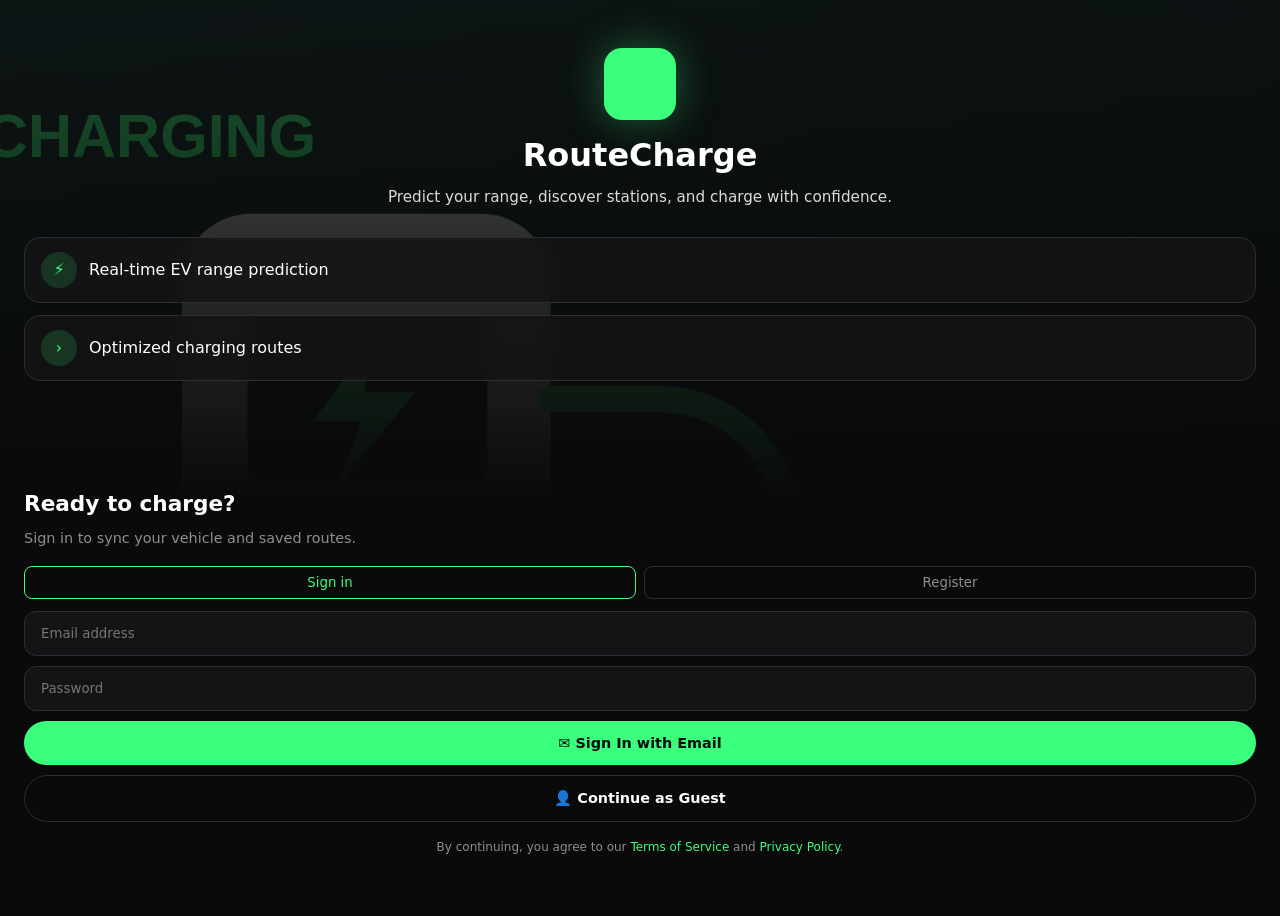
<file: index.html>
<!DOCTYPE html>
<html lang="en">
<head>
  <meta charset="UTF-8" />
  <meta http-equiv="refresh" content="0; url=login.html" />
  <title>EV Range AI</title>
</head>
<body>
  <p><a href="login.html">Go to EV Range AI</a></p>
</body>
</html>
</file>
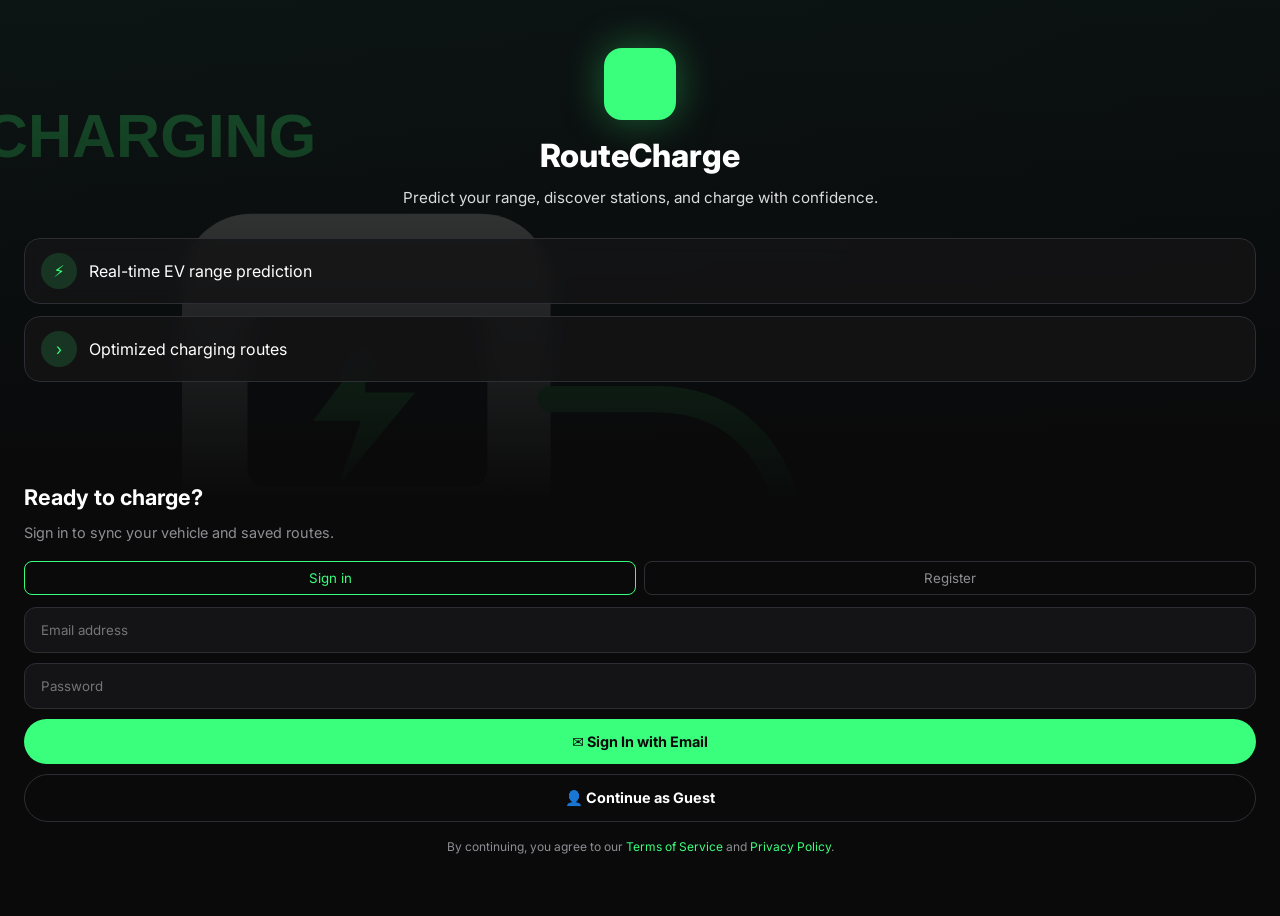
<file: details.html>
<!DOCTYPE html>
<html lang="en">
<head>
  <meta charset="UTF-8" />
  <meta name="viewport" content="width=device-width, initial-scale=1.0" />
  <title>RouteCharge — Driving Conditions</title>
  <link href="https://fonts.googleapis.com/css2?family=Inter:wght@400;500;600;700;800&display=swap" rel="stylesheet" />
  <link rel="stylesheet" href="style.css" />
</head>
<body>
  <div class="app-shell">
    <div class="conditions-hero"></div>

    <div class="dest-bar">
      <span style="color:var(--accent)">📍</span>
      <div>
        <div class="label" style="font-size:0.65rem;color:var(--muted)">CURRENT DESTINATION</div>
        <div id="dest-display" style="font-weight:600">—</div>
      </div>
      <a href="route.html" class="icon-btn" aria-label="Edit route">⚙</a>
    </div>

    <form id="trip-form" class="conditions-sheet">
      <h2>Driving Conditions <button type="button" class="live-sync">Live Sync</button></h2>

      <input type="hidden" id="start-place" name="start_place" />
      <input type="hidden" id="dest-place" name="dest_place" />
      <input type="hidden" id="weather" name="weather" value="mild" />
      <input type="hidden" id="road-type" name="road_type" value="non_traffic" />

      <div class="slider-row">
        <div class="slider-head"><span>🌬 AVG. CRUISING SPEED</span><span class="val" id="speed-val">65 km/h</span></div>
        <input type="range" id="cruise-speed" min="20" max="200" value="65" data-slider-display="speed-val" data-format="{v} km/h" />
      </div>
      <div class="slider-row">
        <div class="slider-head"><span>🌡 AMBIENT TEMPERATURE</span><span class="val" id="temp-val">22 °C</span></div>
        <input type="range" id="ambient-temp" min="-5" max="45" value="22" data-slider-display="temp-val" data-format="{v} °C" />
      </div>
      <div class="slider-row">
        <div class="slider-head"><span>🔋 CURRENT BATTERY CHARGE</span><span class="val" id="charge-val">85 %</span></div>
        <input type="range" id="charge-pct" name="charge_pct" min="5" max="100" value="85" data-slider-display="charge-val" data-format="{v} %" />
      </div>

      <div class="topo-label">ROUTE TOPOGRAPHY / ROAD TYPE</div>
      <div class="topo-row">
        <button type="button" class="topo-btn active" data-road="non_traffic">Flat</button>
        <button type="button" class="topo-btn" data-road="mixed_traffic">Hilly</button>
        <button type="button" class="topo-btn" data-road="off_road">Mountainous</button>
        <button type="button" class="topo-btn" data-road="traffic_road">Urban</button>
        <button type="button" class="topo-btn" data-road="highway_no_traffic">Highway</button>
      </div>

      <p class="muted" style="font-size:0.85rem">Vehicle: <strong id="vehicle-label">—</strong></p>

      <div id="fields-2wheeler" class="vehicle-extra vehicle-fields hidden">
        <label class="check-row"><input type="checkbox" id="ac-2w" /> AC / heater on</label>
        <label for="riders-2w">Riders</label><input id="riders-2w" type="number" min="1" max="2" value="1" />
        <label for="battery-kwh-2w">Battery (kWh)</label><input id="battery-kwh-2w" type="number" value="3.5" step="0.1" />
        <label for="rated-range-2w">Rated range (km)</label><input id="rated-range-2w" type="number" value="120" />
      </div>
      <div id="fields-3wheeler" class="vehicle-extra vehicle-fields hidden">
        <label class="check-row"><input type="checkbox" id="ac-3w" /> AC on</label>
        <label for="riders-3w">Passengers</label><input id="riders-3w" type="number" min="1" max="5" value="2" />
        <label for="cargo-3w">Cargo (kg)</label><input id="cargo-3w" type="number" value="0" />
        <label for="battery-kwh-3w">Battery (kWh)</label><input id="battery-kwh-3w" type="number" value="10" />
        <label for="rated-range-3w">Rated range (km)</label><input id="rated-range-3w" type="number" value="100" />
      </div>
      <div id="fields-4wheeler" class="vehicle-extra vehicle-fields hidden">
        <label class="check-row"><input type="checkbox" id="ac-4w" checked /> AC on</label>
        <label for="riders-4w">Occupants</label><input id="riders-4w" type="number" min="1" max="7" value="2" />
        <label for="battery-kwh-4w">Battery (kWh)</label><input id="battery-kwh-4w" type="number" value="50" />
        <label for="rated-range-4w">Rated range (km)</label><input id="rated-range-4w" type="number" value="400" />
      </div>
      <div id="fields-lorry" class="vehicle-extra vehicle-fields hidden">
        <label class="check-row"><input type="checkbox" id="ac-lorry" /> AC on</label>
        <label for="load-pct">Load (%)</label><input id="load-pct" type="number" min="0" max="100" value="70" />
        <label for="cargo-kg">Cargo (kg)</label><input id="cargo-kg" type="number" value="5000" />
        <label for="battery-kwh-lorry">Battery (kWh)</label><input id="battery-kwh-lorry" type="number" value="300" />
        <label for="rated-range-lorry">Rated range empty (km)</label><input id="rated-range-lorry" type="number" value="250" />
      </div>

      <p id="form-error" class="form-message error" hidden></p>
      <button type="submit" class="btn btn-primary btn-block">Predict my range</button>
    </form>
  </div>
  <script src="script.js"></script>
  <script src="ui.js"></script>
  <script src="mileage.js"></script>
</body>
</html>
</file>
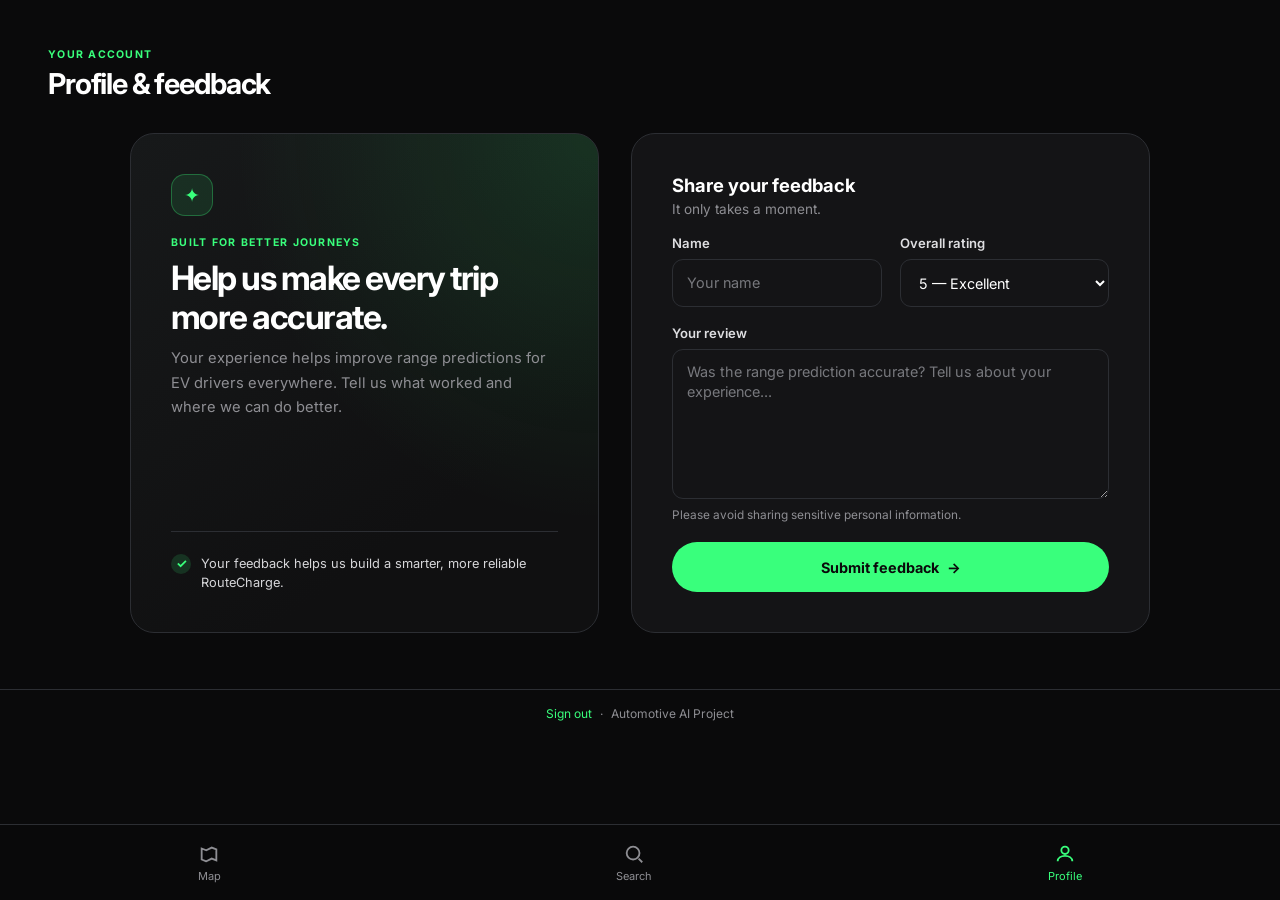
<file: feedback.html>
<!DOCTYPE html>
<html lang="en">
<head>
  <meta charset="UTF-8" />
  <meta name="viewport" content="width=device-width, initial-scale=1.0" />
  <title>RouteCharge — Profile &amp; Feedback</title>
  <link href="https://fonts.googleapis.com/css2?family=Inter:wght@400;500;600;700;800&display=swap" rel="stylesheet" />
  <link rel="stylesheet" href="style.css" />
</head>
<body>
  <div class="app-shell">
    <div class="page-header">
      <div>
        <span class="page-kicker">YOUR ACCOUNT</span>
        <h1>Profile &amp; feedback</h1>
      </div>
      <span id="user-greeting" class="header-greeting"></span>
    </div>

    <main class="feedback-layout">
      <section class="feedback-intro" aria-labelledby="feedback-title">
        <div class="feedback-icon" aria-hidden="true">✦</div>
        <span class="page-kicker">BUILT FOR BETTER JOURNEYS</span>
        <h2 id="feedback-title">Help us make every trip more accurate.</h2>
        <p>Your experience helps improve range predictions for EV drivers everywhere. Tell us what worked and where we can do better.</p>
        <div class="feedback-promise">
          <span aria-hidden="true">✓</span>
          <span>Your feedback helps us build a smarter, more reliable RouteCharge.</span>
        </div>
      </section>

      <form id="feedback-form" class="profile-form">
        <div class="form-heading">
          <h2>Share your feedback</h2>
          <p>It only takes a moment.</p>
        </div>

        <div class="feedback-fields">
          <div class="feedback-field">
            <label for="fb-name">Name</label>
            <input id="fb-name" name="name" type="text" autocomplete="name" placeholder="Your name" required />
          </div>
          <div class="feedback-field">
            <label for="fb-rating">Overall rating</label>
            <select id="fb-rating" name="rating" required>
              <option value="5">5 — Excellent</option>
              <option value="4">4 — Good</option>
              <option value="3">3 — Average</option>
              <option value="2">2 — Poor</option>
              <option value="1">1 — Very poor</option>
            </select>
          </div>
        </div>

        <div class="feedback-field">
          <label for="fb-message">Your review</label>
          <textarea id="fb-message" name="message" rows="6" required placeholder="Was the range prediction accurate? Tell us about your experience..."></textarea>
          <span class="field-hint">Please avoid sharing sensitive personal information.</span>
        </div>

        <p id="fb-message-box" class="form-message" hidden></p>
        <button type="submit" class="btn btn-primary btn-block">Submit feedback <span aria-hidden="true">→</span></button>
      </form>
    </main>

    <footer class="site-footer-mini">
      <a href="login.html">Sign out</a>
      <span aria-hidden="true">·</span>
      <span>Automotive AI Project</span>
    </footer>
  </div>
  <script src="script.js"></script>
  <script src="ui.js"></script>
  <script src="feedback.js"></script>
  <script>
    RouteChargeUI.mountBottomNav('profile');
    const u = JSON.parse(localStorage.getItem('ev_user') || '{}');
    if (u.name) document.getElementById('user-greeting').textContent = u.name;
  </script>
</body>
</html>
</file>
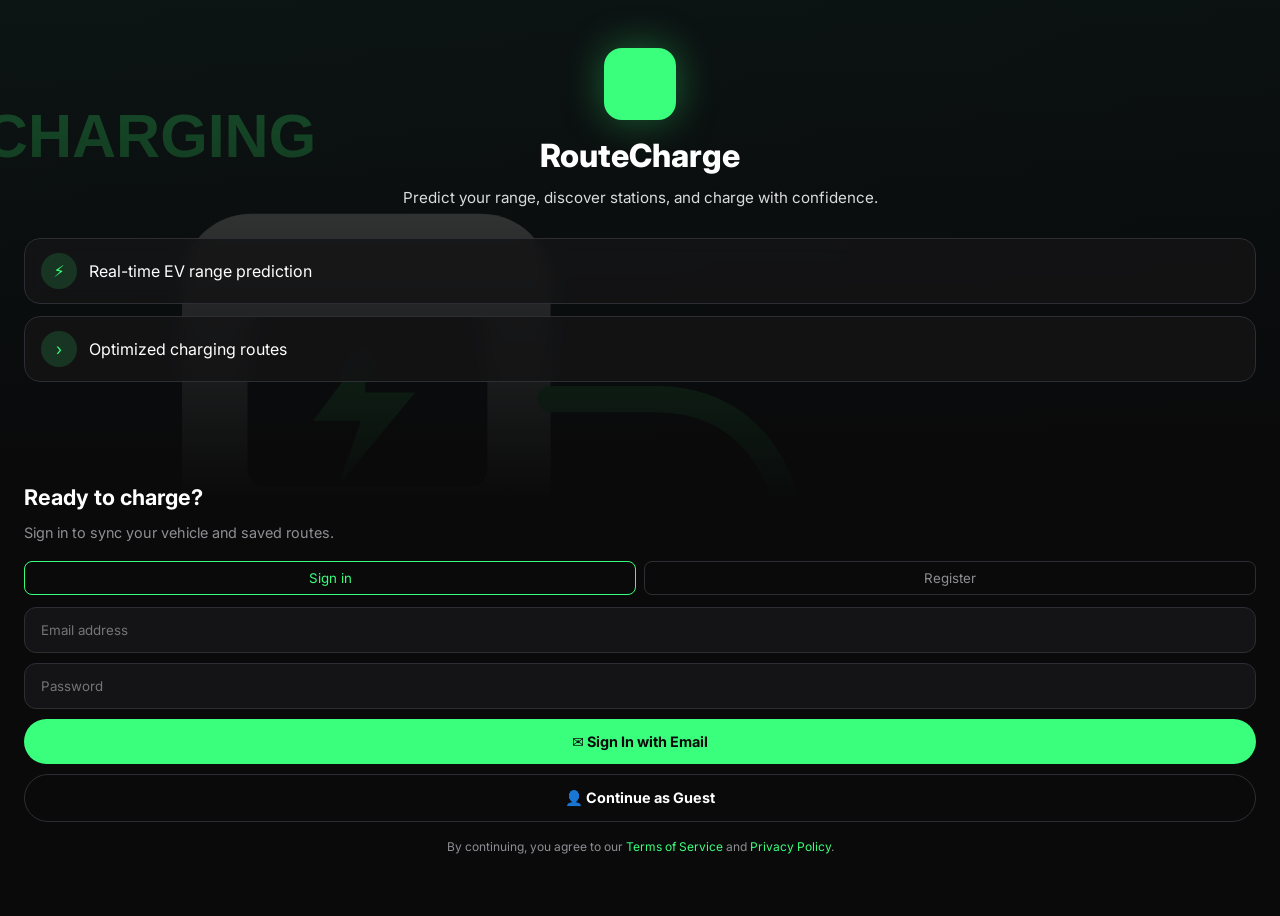
<file: home.html>
<!DOCTYPE html>
<html lang="en">
<head>
  <meta charset="UTF-8" />
  <meta name="viewport" content="width=device-width, initial-scale=1.0" />
  <title>RouteCharge — Map</title>
  <link href="https://fonts.googleapis.com/css2?family=Inter:wght@400;500;600;700;800&display=swap" rel="stylesheet" />
  <link rel="stylesheet" href="style.css" />
</head>
<body>
  <div class="app-shell">

    <div class="map-hub">
      <div class="location-pill">
        <div>
          <div class="label">CURRENT LOCATION</div>
          <div class="value" id="current-location-label">Detecting…</div>
        </div>
        <button type="button" class="icon-btn accent" aria-label="Navigation">▲</button>
      </div>

      <div class="hero-card">
        <div class="hero-content">
          <span class="hero-eyebrow">PLAN A SMARTER DRIVE</span>
          <h2>No Active Route</h2>
          <p>Plan your journey with precision. Get real-time range predictions and find optimized charging stops along your path.</p>
          <a href="route.html" class="btn btn-primary btn-block">+ CREATE NEW ROUTE</a>
          <p class="status-dot" style="margin-top:16px">ready for range prediction</p>
        </div>
      </div>

      <div class="quick-chips">
        <button type="button" class="quick-chip" onclick="location.href='result.html'">⚡ Nearby Chargers</button>
        <button type="button" class="quick-chip" onclick="location.href='route.html'">📍 Saved Home</button>
        <button type="button" class="quick-chip" onclick="location.href='route.html'">↻ Recent</button>
      </div>
    </div>

    <footer class="site-footer-mini">Automotive AI — EV Range &amp; Charging Planner</footer>
  </div>

  <div id="location-modal" class="modal-backdrop hidden" role="dialog" aria-labelledby="loc-title">
    <div class="modal-sheet" style="position:relative">
      <button type="button" class="icon-btn modal-close" data-loc-deny aria-label="Close">✕</button>
      <div class="modal-hero-img" aria-hidden="true"></div>
      <h2 id="loc-title">Enable Precise Location</h2>
      <p class="muted">RouteCharge uses your location to calculate accurate EV range based on terrain, traffic, and nearest charging stations.</p>
      <div class="modal-feature">
        <span class="chip-icon">🧭</span>
        <div><strong>Accurate range prediction</strong><p class="muted" style="margin:4px 0 0;font-size:0.85rem">GPS data helps account for elevation on your route.</p></div>
      </div>
      <div class="modal-feature">
        <span class="chip-icon">⚡</span>
        <div><strong>Nearby charging discovery</strong><p class="muted" style="margin:4px 0 0;font-size:0.85rem">Find chargers within your vehicle's reach.</p></div>
      </div>
      <div class="toggle-row">
        <div><strong>Precise Location</strong><div class="muted" style="font-size:0.8rem">High accuracy GPS tracking</div></div>
        <div class="toggle" aria-hidden="true"></div>
      </div>
      <button type="button" class="btn btn-primary btn-block" data-loc-allow>Allow While Using App</button>
      <button type="button" class="btn btn-ghost btn-block" style="margin-top:10px" data-loc-allow>Allow Once</button>
      <button type="button" class="text-link" data-loc-deny>Don't Allow</button>
      <p class="muted" style="text-align:center;font-size:0.75rem;margin-top:16px">🛡 Your location data is encrypted and never shared.</p>
    </div>
  </div>

  <script src="script.js"></script>
  <script src="ui.js"></script>
  <script>
    if (!localStorage.getItem('ev_user')) location.href = 'login.html';
    RouteChargeUI.mountBottomNav('map');
    const label = document.getElementById('current-location-label');
    if (navigator.geolocation) {
      navigator.geolocation.getCurrentPosition(
        () => { label.textContent = 'Silicon Valley, CA'; },
        () => { label.textContent = 'Silicon Valley, CA'; }
      );
    } else label.textContent = 'Silicon Valley, CA';
  </script>
</body>
</html>
</file>
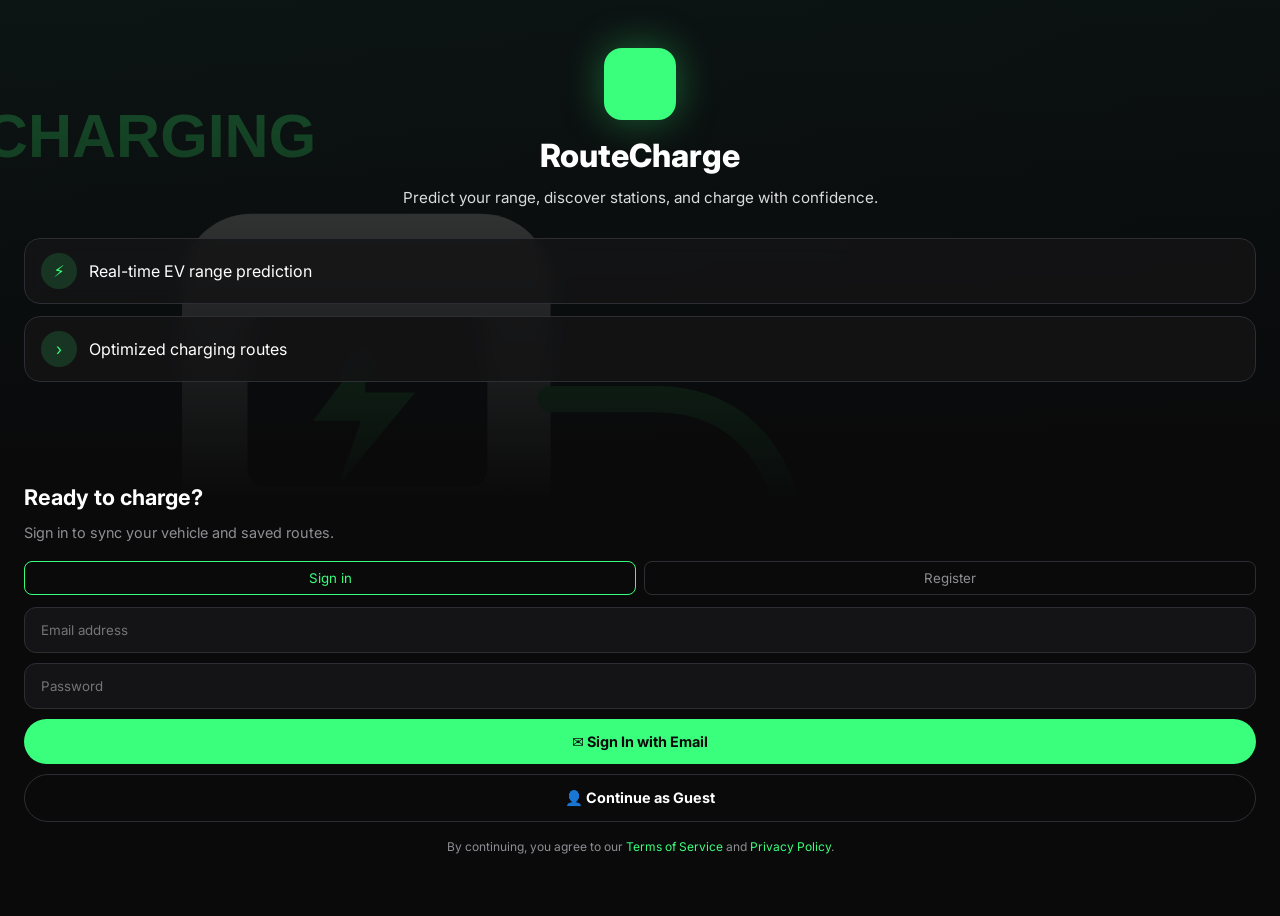
<file: login.html>
<!DOCTYPE html>
<html lang="en">
<head>
  <meta charset="UTF-8" />
  <meta name="viewport" content="width=device-width, initial-scale=1.0" />
  <title>RouteCharge — Sign In</title>
  <link href="https://fonts.googleapis.com/css2?family=Inter:wght@400;500;600;700;800&display=swap" rel="stylesheet" />
  <link rel="stylesheet" href="style.css" />
</head>
<body class="page-splash">
  <div class="app-shell no-nav">
    <div class="splash-bg" aria-hidden="true"></div>
    <div class="splash-content">
      <div class="logo-mark" aria-hidden="true"></div>
      <h1 class="splash-title">RouteCharge</h1>
      <p class="splash-tagline">Predict your range, discover stations, and charge with confidence.</p>

      <div class="feature-row">
        <div class="feature-chip">
          <span class="chip-icon">⚡</span>
          <span>Real-time EV range prediction</span>
        </div>
        <div class="feature-chip">
          <span class="chip-icon">›</span>
          <span>Optimized charging routes</span>
        </div>
      </div>

      <div class="auth-panel">
        <h2>Ready to charge?</h2>
        <p class="muted">Sign in to sync your vehicle and saved routes.</p>

        <div class="tabs-inline" role="tablist">
          <button type="button" class="tab active" data-tab="login">Sign in</button>
          <button type="button" class="tab" data-tab="signup">Register</button>
        </div>

        <form id="form-login" class="auth-form">
          <input id="login-email" type="email" required placeholder="Email address" autocomplete="email" />
          <input id="login-password" type="password" required placeholder="Password" minlength="6" autocomplete="current-password" />
          <p id="auth-message" class="form-message" hidden></p>
          <button type="submit" class="btn btn-primary btn-block">✉ Sign In with Email</button>
        </form>

        <form id="form-signup" class="auth-form hidden">
          <input id="signup-name" type="text" required placeholder="Full name" autocomplete="name" />
          <input id="signup-email" type="email" required placeholder="Email" autocomplete="email" />
          <input id="signup-password" type="password" required placeholder="Password (min 6)" minlength="6" autocomplete="new-password" />
          <button type="submit" class="btn btn-primary btn-block">Create account</button>
        </form>

        <button type="button" id="btn-guest" class="btn btn-ghost btn-block" style="margin-top:10px">👤 Continue as Guest</button>

        <p class="legal">By continuing, you agree to our <a href="#">Terms of Service</a> and <a href="#">Privacy Policy</a>.</p>
      </div>
    </div>
  </div>
  <script src="script.js"></script>
  <script src="auth.js"></script>
</body>
</html>
</file>
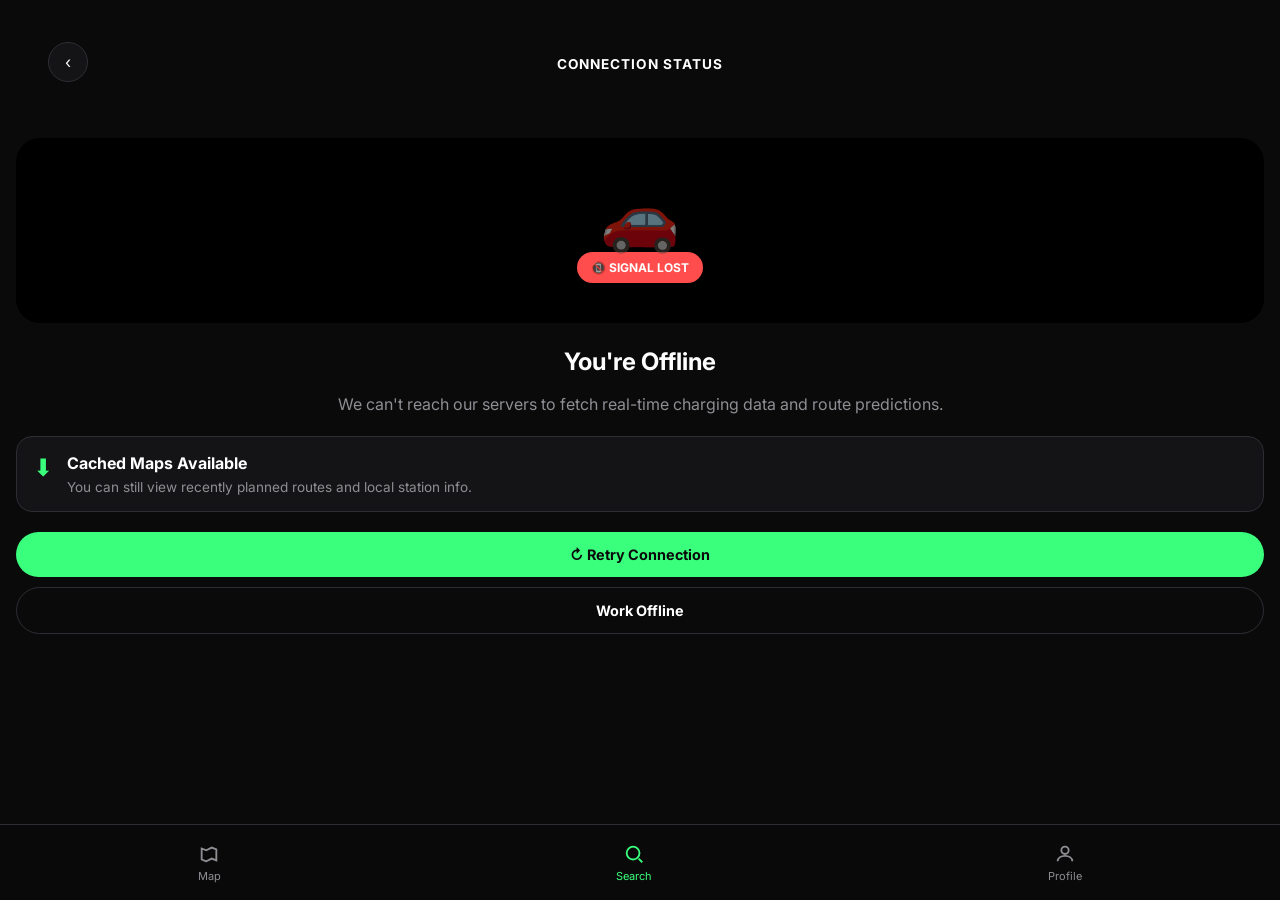
<file: offline.html>
<!DOCTYPE html>
<html lang="en">
<head>
  <meta charset="UTF-8" />
  <meta name="viewport" content="width=device-width, initial-scale=1.0" />
  <title>RouteCharge — Offline</title>
  <link href="https://fonts.googleapis.com/css2?family=Inter:wght@400;500;600;700;800&display=swap" rel="stylesheet" />
  <link rel="stylesheet" href="style.css" />
</head>
<body>
  <div class="app-shell">
    <div class="page-header">
      <a href="result.html" class="icon-btn">‹</a>
      <h1 style="text-align:center;font-size:0.85rem;letter-spacing:0.08em">CONNECTION STATUS</h1>
      <span style="width:40px"></span>
    </div>

    <div class="offline-graphic">
      <div style="font-size:4rem;opacity:0.5">🚗</div>
      <div class="offline-badge">📵 SIGNAL LOST</div>
    </div>

    <h2 style="text-align:center;margin:16px 0 8px">You're Offline</h2>
    <p class="muted" style="text-align:center;padding:0 24px;line-height:1.5">We can't reach our servers to fetch real-time charging data and route predictions.</p>

    <div class="cache-card">
      <span style="color:var(--accent);font-size:1.5rem">⬇</span>
      <div>
        <strong>Cached Maps Available</strong>
        <p class="muted" style="margin:6px 0 0;font-size:0.85rem">You can still view recently planned routes and local station info.</p>
      </div>
    </div>

    <div style="padding:0 16px">
      <button type="button" class="btn btn-primary btn-block" onclick="location.reload()">↻ Retry Connection</button>
      <a href="home.html" class="btn btn-ghost btn-block" style="margin-top:10px">Work Offline</a>
    </div>
  </div>
  <script src="ui.js"></script>
  <script>RouteChargeUI.mountBottomNav('search');</script>
</body>
</html>
</file>
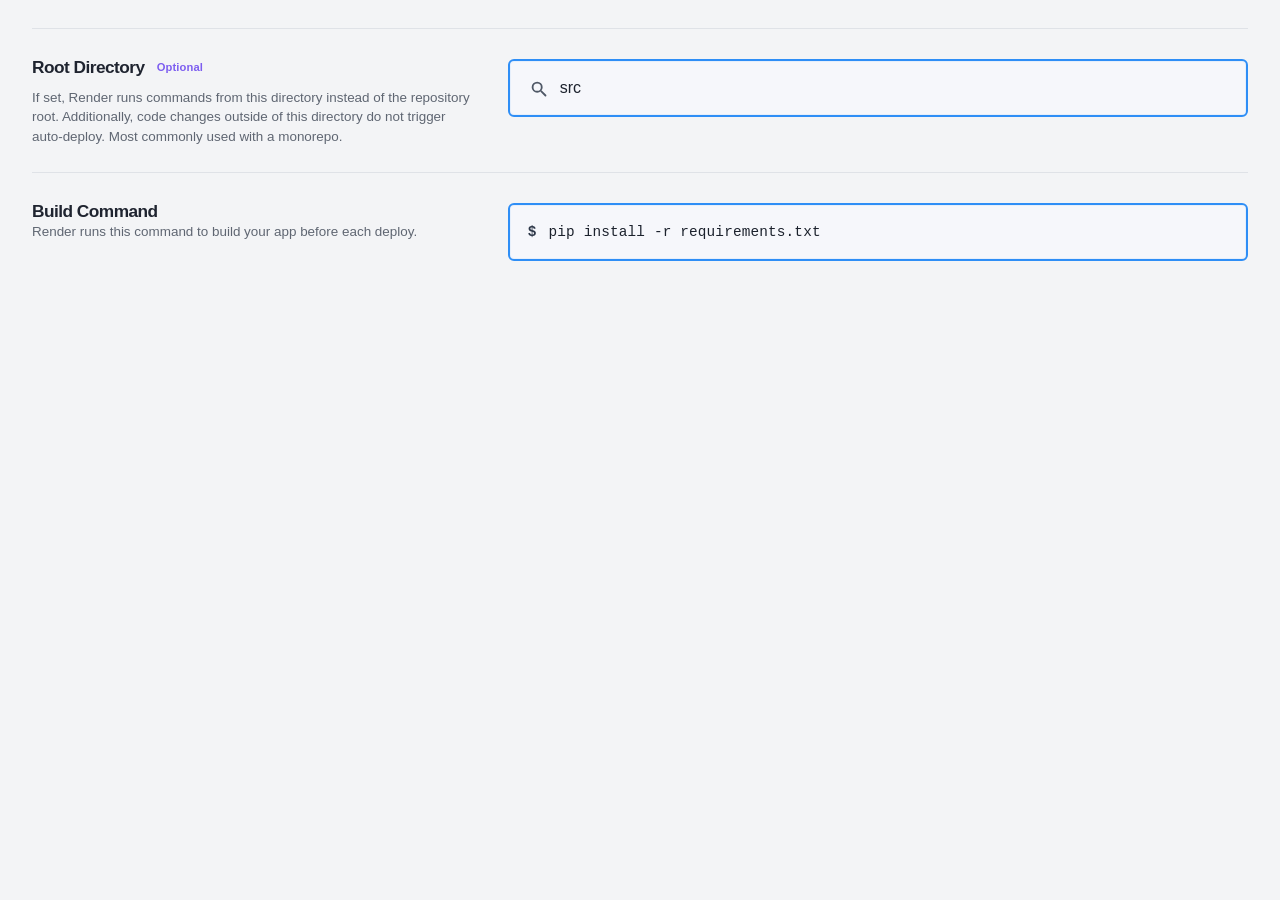
<file: render-config.html>
<!DOCTYPE html>
<html lang="en">
  <head>
    <meta charset="UTF-8" />
    <meta name="viewport" content="width=device-width, initial-scale=1.0" />
    <title>Render Config</title>
    <link rel="stylesheet" href="render-config.css" />
  </head>
  <body>
    <main class="page-shell">
      <section class="config-panel" aria-label="Render configuration settings">
        <div class="setting-row">
          <div class="setting-copy">
            <div class="setting-label-row">
              <h2>Root Directory</h2>
              <span class="optional-tag">Optional</span>
            </div>
            <p>
              If set, Render runs commands from this directory instead of the
              repository root. Additionally, code changes outside of this
              directory do not trigger auto-deploy. Most commonly used with a
              monorepo.
            </p>
          </div>

          <div class="setting-field">
            <div class="input-shell search-shell" aria-label="Root directory input">
              <svg viewBox="0 0 24 24" aria-hidden="true" focusable="false">
                <circle cx="11" cy="11" r="5.5"></circle>
                <path d="M16 16L21 21"></path>
              </svg>
              <span>src</span>
            </div>
          </div>
        </div>

        <div class="setting-row">
          <div class="setting-copy">
            <h2>Build Command</h2>
            <p>
              Render runs this command to build your app before each deploy.
            </p>
          </div>

          <div class="setting-field">
            <div class="input-shell command-shell" aria-label="Build command input">
              <span class="prompt">$</span>
              <span>pip install -r requirements.txt</span>
            </div>
          </div>
        </div>
      </section>
    </main>
  </body>
</html>
</file>
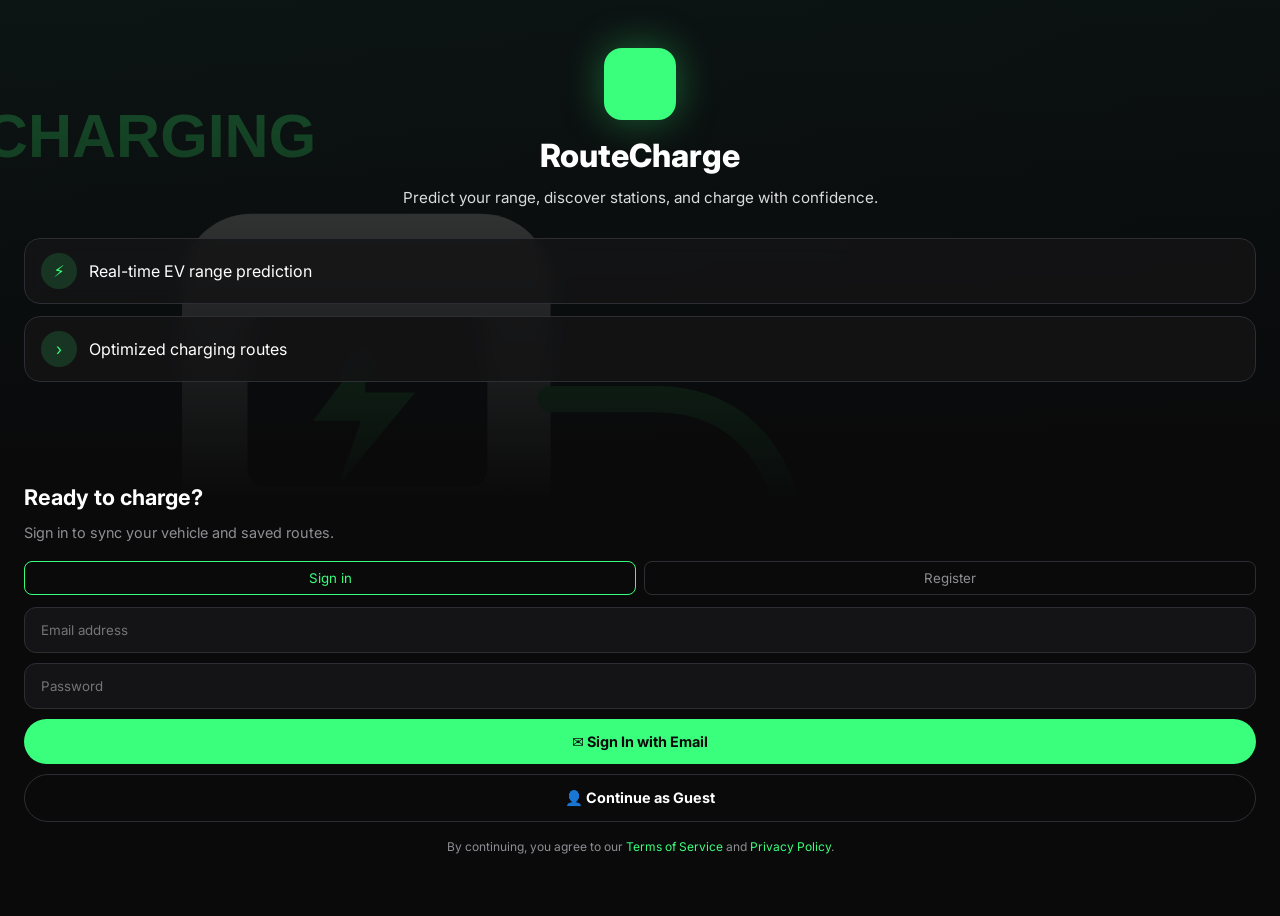
<file: result.html>
<!DOCTYPE html>
<html lang="en">
<head>
  <meta charset="UTF-8" />
  <meta name="viewport" content="width=device-width, initial-scale=1.0" />
  <title>RouteCharge — Range estimate</title>
  <link href="https://fonts.googleapis.com/css2?family=Inter:wght@400;500;600;700;800&display=swap" rel="stylesheet" />
  <link rel="stylesheet" href="style.css" />
</head>
<body class="page-result">
  <div class="app-shell no-nav">
    <div class="page-header">
      <a href="details.html" class="icon-btn" id="back-details" aria-label="Back to driving conditions">‹</a>
      <h1>Range estimate</h1>
    </div>

    <main class="range-result">
      <div class="range-result-card">
        <span class="range-result-icon" aria-hidden="true">⚡</span>
        <p class="range-result-label">PREDICTED DRIVING RANGE</p>
        <div class="range-result-value"><span id="predicted-km">—</span><span>km</span></div>
        <p class="range-result-note">Estimated from your vehicle, battery charge, and driving conditions.</p>
      </div>
      <p id="res-warning" class="warning-text hidden"></p>
      <button type="button" id="show-stations" class="btn btn-primary btn-block">View route &amp; charging stations</button>
      <a href="feedback.html" class="btn btn-ghost btn-block" style="margin-top:10px">Leave feedback</a>
    </main>

    <footer class="site-footer-mini">Automotive AI — EV Range &amp; Charging Planner</footer>
  </div>
  <script src="script.js"></script>
  <script src="ui.js"></script>
  <script src="range.js"></script>
</body>
</html>
</file>
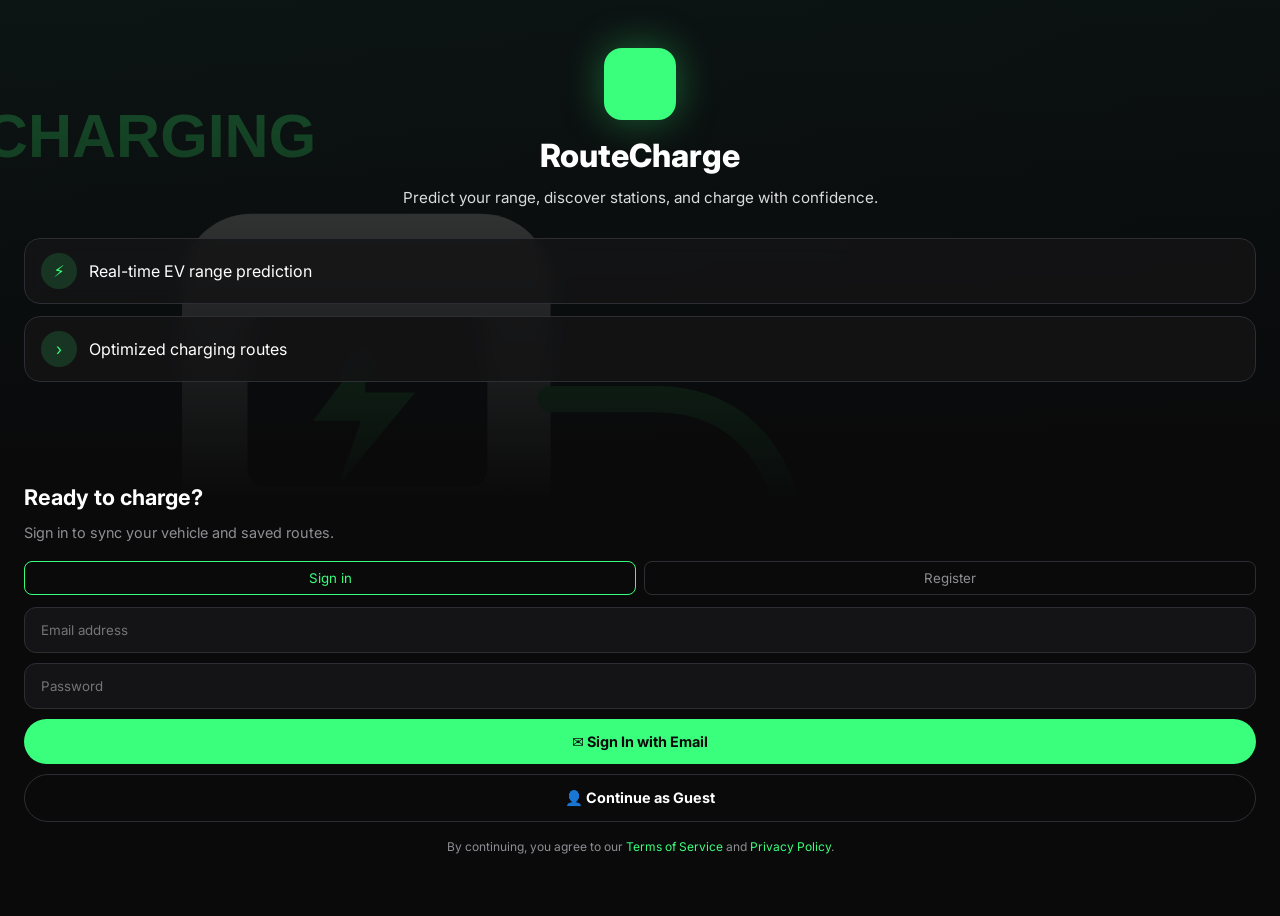
<file: route.html>
<!DOCTYPE html>
<html lang="en">
<head>
  <meta charset="UTF-8" />
  <meta name="viewport" content="width=device-width, initial-scale=1.0" />
  <title>RouteCharge — Plan Route</title>
  <link href="https://fonts.googleapis.com/css2?family=Inter:wght@400;500;600;700;800&display=swap" rel="stylesheet" />
  <link rel="stylesheet" href="style.css" />
</head>
<body>
  <div class="app-shell">
    <div class="page-header">
      <a href="home.html" class="icon-btn" aria-label="Back">‹</a>
      <h1>Plan route</h1>
    </div>

    <div class="map-area" style="height:140px"></div>

    <div class="route-panel" style="margin-top:-24px;position:relative;z-index:2">
      <div class="route-fields">
        <span class="route-line" aria-hidden="true"></span>
        <span class="route-dot" style="top:22px" aria-hidden="true"></span>
        <span class="route-dot end" style="bottom:22px" aria-hidden="true"></span>
        <input id="start-place" class="route-input" placeholder="Current Location" value="" />
        <button type="button" id="use-gps" class="icon-btn accent" aria-label="Use my current location" title="Use my current location">⌖</button>
        <input id="dest-place" class="route-input active" placeholder="Where to?" />
      </div>
      <button type="button" id="continue-route" class="btn btn-primary btn-block" style="margin-top:12px">Continue</button>
    </div>

    <div class="sheet">
      <div class="sheet-header">
        <h2>Suggested Destinations</h2>
        <a href="#" class="muted" style="font-size:0.8rem;color:var(--accent)">SEE ALL</a>
      </div>
      <div class="chip-row">
        <button type="button" class="filter-chip active">🕐 Recent</button>
        <button type="button" class="filter-chip">★ Favorites</button>
        <button type="button" class="filter-chip">⚡ Charging</button>
      </div>
      <div class="suggest-item" data-start="Downtown San Jose, CA" data-dest="Santa Clara, CA">
        <span>🕐</span>
        <div class="meta"><strong>Downtown San Jose → Santa Clara</strong><span>Bay Area, CA</span></div>
        <span class="time">SHORT TRIP</span>
      </div>
      <div class="suggest-item" data-start="San Jose, CA" data-dest="Gilroy, CA">
        <span>🕐</span>
        <div class="meta"><strong>San Jose → Gilroy</strong><span>South Bay, CA</span></div>
        <span class="time">HIGHWAY</span>
      </div>
      <div class="suggest-item" data-start="San Francisco, CA" data-dest="Oakland, CA">
        <span>🕐</span>
        <div class="meta"><strong>San Francisco → Oakland</strong><span>Bay Area, CA</span></div>
        <span class="time">HIGHWAY</span>
      </div>
    </div>

    <div class="fab-row">
      <button type="button" class="fab secondary" aria-label="Filters">☰</button>
      <button type="button" class="fab primary" id="fab-go" aria-label="Go">➤</button>
    </div>
  </div>
  <script src="script.js"></script>
  <script src="ui.js"></script>
  <script>
    if (!localStorage.getItem('ev_user')) location.href = 'login.html';
    RouteChargeUI.mountBottomNav('search');
    const start = document.getElementById('start-place');
    const dest = document.getElementById('dest-place');
    const useGps = document.getElementById('use-gps');
    const saved = JSON.parse(sessionStorage.getItem('ev_route') || '{}');
    if (saved.start) start.value = saved.start;
    if (saved.dest) dest.value = saved.dest;
    if (!start.value) start.placeholder = 'Current Location';

    useGps.addEventListener('click', async () => {
      useGps.disabled = true;
      useGps.textContent = '…';
      try {
        await window.EVApp.requestLocation();
        start.value = 'Current Location';
        start.placeholder = 'GPS location enabled';
      } catch {
        start.placeholder = 'Allow location access and try again';
      } finally {
        useGps.disabled = false;
        useGps.textContent = '⌖';
      }
    });

    function saveAndGo() {
      const s = start.value.trim() || 'Current Location';
      const d = dest.value.trim();
      if (!d) { dest.focus(); return; }
      sessionStorage.setItem('ev_route', JSON.stringify({ start: s, dest: d }));
      location.href = 'select-vehicle.html';
    }
    document.getElementById('continue-route').addEventListener('click', saveAndGo);
    document.getElementById('fab-go').addEventListener('click', saveAndGo);
    document.querySelectorAll('.suggest-item').forEach((el) => {
      el.addEventListener('click', () => {
        start.value = el.dataset.start;
        dest.value = el.dataset.dest;
        saveAndGo();
      });
    });
  </script>
</body>
</html>
</file>
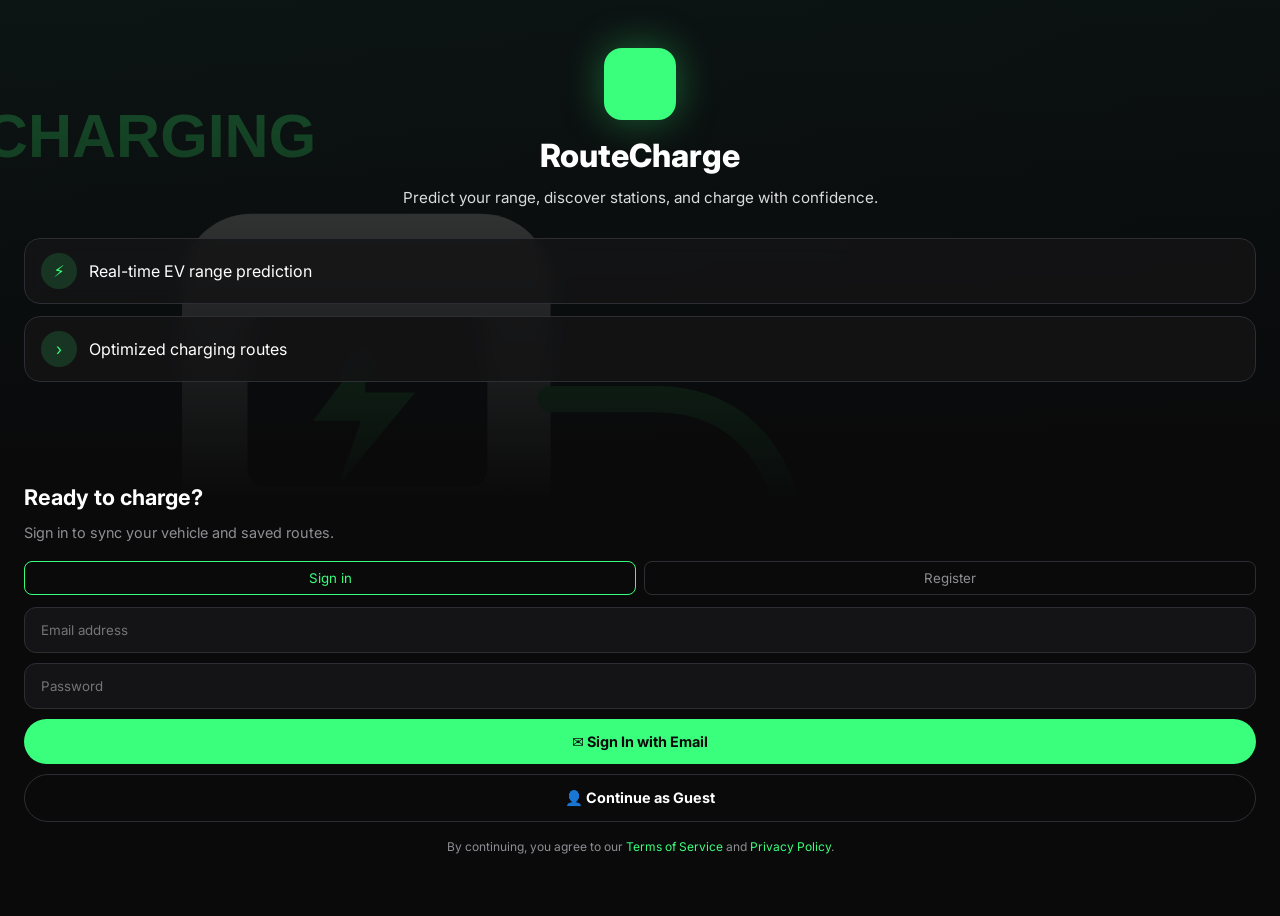
<file: select-vehicle.html>
<!DOCTYPE html>
<html lang="en">
<head>
  <meta charset="UTF-8" />
  <meta name="viewport" content="width=device-width, initial-scale=1.0" />
  <title>RouteCharge — Select Vehicle</title>
  <link href="https://fonts.googleapis.com/css2?family=Inter:wght@400;500;600;700;800&display=swap" rel="stylesheet" />
  <link rel="stylesheet" href="style.css" />
</head>
<body>
  <div class="app-shell">
    <div class="page-header">
      <a href="route.html" class="icon-btn" aria-label="Back">‹</a>
      <div>
        <h1>Select Vehicle</h1>
        <span class="subtitle">EFFICIENCY MODE</span>
      </div>
      <span class="icon-btn accent">⚡</span>
    </div>

    <div class="vehicle-list">
      <p>Choose your vehicle type to optimize range predictions and station recommendations for your journey.</p>

      <div class="vehicle-option" data-type="2wheeler">
        <img src="vehicle-2wheeler.jpg" alt="Electric two-wheeler" class="vehicle-thumb" />
        <div>
          <span class="vehicle-badge">🏍 E-SCOOTER</span>
          <h3>2-Wheeler</h3>
          <p>Perfect for quick city hops and short commutes.</p>
        </div>
      </div>
      <div class="vehicle-option" data-type="3wheeler">
        <img src="vehicle-3wheeler.jpg" alt="Electric three-wheeler" class="vehicle-thumb" />
        <div>
          <span class="vehicle-badge">🛺 E-RICKSHAW</span>
          <h3>3-Wheeler</h3>
          <p>Optimized for local delivery and passenger transport.</p>
        </div>
      </div>
      <div class="vehicle-option selected" data-type="4wheeler">
        <img src="vehicle-4wheeler.jpg" alt="Electric four-wheeler" class="vehicle-thumb" />
        <div>
          <span class="vehicle-badge">🚗 EV SEDAN</span>
          <h3>4-Wheeler</h3>
          <p>Versatile electric sedans for family or professional use.</p>
        </div>
      </div>
      <div class="vehicle-option" data-type="lorry">
        <img src="vehicle-heavy.jpg" alt="Electric heavy vehicle" class="vehicle-thumb" />
        <div>
          <span class="vehicle-badge">🚛 E-TRUCK</span>
          <h3>Heavy Vehicle</h3>
          <p>Built for high-load logistics and long-range transport.</p>
        </div>
      </div>
    </div>

    <div class="info-box">
      <span style="font-size:1.2rem">ℹ</span>
      <div>
        <h4>WHY THIS MATTERS?</h4>
        <p>Vehicle weight and motor efficiency significantly impact energy consumption during climbs and high-speed driving.</p>
      </div>
    </div>

    <div class="sticky-footer">
      <button type="button" id="confirm-vehicle" class="btn btn-primary btn-block">Confirm Selection</button>
    </div>
  </div>
  <script src="script.js"></script>
  <script src="ui.js"></script>
  <script>
    if (!localStorage.getItem('ev_user')) location.href = 'login.html';
    RouteChargeUI.mountBottomNav('search');
  </script>
</body>
</html>
</file>
<file: style.css>
:root {
  --bg: #0a0a0b;
  --bg-card: #141416;
  --bg-elevated: #1c1c1f;
  --border: #2c2e33;
  --text: #ffffff;
  --muted: #8e8e93;
  --accent: #39ff7c;
  --accent-dim: #2dd66a;
  --accent-text: #0a0a0b;
  --warn: #f4c542;
  --danger: #ff4d4d;
  --radius: 16px;
  --radius-lg: 24px;
  --font: "Inter", system-ui, sans-serif;
  --shell-max: 430px;
  --nav-h: 72px;
}

*,
*::before,
*::after {
  box-sizing: border-box;
}

html {
  -webkit-tap-highlight-color: transparent;
}

body {
  margin: 0;
  min-height: 100vh;
  font-family: var(--font);
  background: #050506;
  color: var(--text);
}

a {
  color: var(--accent);
  text-decoration: none;
}

/* Phone shell (mockups centered on desktop) */
.app-shell {
  max-width: var(--shell-max);
  min-height: 100vh;
  margin: 0 auto;
  background: var(--bg);
  position: relative;
  padding-bottom: calc(var(--nav-h) + 12px);
  box-shadow: 0 0 80px rgba(0, 0, 0, 0.6);
}

.app-shell.no-nav {
  padding-bottom: 1rem;
}

.page-header .subtitle {
  display: block;
  font-size: 0.65rem;
  letter-spacing: 0.12em;
  color: var(--muted);
  font-weight: 600;
  margin-top: 2px;
}

.icon-btn {
  width: 40px;
  height: 40px;
  border-radius: 50%;
  border: 1px solid var(--border);
  background: var(--bg-card);
  color: var(--text);
  display: inline-flex;
  align-items: center;
  justify-content: center;
  cursor: pointer;
  padding: 0;
}

.icon-btn svg {
  width: 20px;
  height: 20px;
}

.icon-btn.accent {
  border-color: var(--accent);
  color: var(--accent);
}

/* Bottom navigation */
.bottom-nav {
  position: fixed;
  bottom: 0;
  left: 50%;
  transform: translateX(-50%);
  width: 100%;
  max-width: var(--shell-max);
  height: var(--nav-h);
  background: rgba(10, 10, 11, 0.95);
  border-top: 1px solid var(--border);
  display: flex;
  justify-content: space-around;
  align-items: center;
  z-index: 100;
  backdrop-filter: blur(12px);
}

.bottom-nav a {
  display: flex;
  flex-direction: column;
  align-items: center;
  gap: 4px;
  font-size: 11px;
  color: var(--muted);
  text-decoration: none;
  padding: 8px 16px;
}

.bottom-nav a.active {
  color: var(--accent);
}

.bottom-nav svg {
  width: 22px;
  height: 22px;
}

/* Buttons */
.btn {
  display: inline-flex;
  align-items: center;
  justify-content: center;
  gap: 8px;
  padding: 14px 20px;
  border-radius: 999px;
  font-weight: 700;
  font-size: 0.9rem;
  border: none;
  cursor: pointer;
  font-family: inherit;
  text-decoration: none;
}

.btn-primary {
  background: var(--accent);
  color: var(--accent-text);
}

.btn-primary:hover {
  background: var(--accent-dim);
}

.btn-ghost {
  background: transparent;
  color: var(--text);
  border: 1px solid var(--border);
}

.btn-block {
  width: 100%;
}

.btn-sm {
  padding: 8px 16px;
  font-size: 0.8rem;
}

.hidden {
  display: none !important;
}

.muted {
  color: var(--muted);
}

.hint {
  font-size: 0.8rem;
  color: var(--muted);
}

/* ——— Splash / Login ——— */
.page-splash {
  background: var(--bg);
}

.splash-bg {
  position: absolute;
  inset: 0;
  background:
    linear-gradient(180deg, rgba(10, 10, 11, 0.3) 0%, var(--bg) 55%),
    url("charger-placeholder.svg") center / cover no-repeat;
  opacity: 0.45;
  pointer-events: none;
}

.splash-content {
  position: relative;
  z-index: 1;
  padding: 48px 24px 32px;
  min-height: 100vh;
  display: flex;
  flex-direction: column;
}

.logo-mark {
  width: 72px;
  height: 72px;
  border-radius: 18px;
  background: var(--accent);
  margin: 0 auto 16px;
  box-shadow: 0 0 40px rgba(57, 255, 124, 0.35);
}

.splash-title {
  text-align: center;
  font-size: 2rem;
  font-weight: 800;
  margin: 0 0 12px;
}

.splash-tagline {
  text-align: center;
  color: rgba(255, 255, 255, 0.85);
  line-height: 1.5;
  margin: 0 0 28px;
  font-size: 0.95rem;
}

.feature-row {
  display: flex;
  flex-direction: column;
  gap: 12px;
  margin-bottom: 32px;
}

.feature-chip {
  display: flex;
  align-items: center;
  gap: 12px;
  padding: 14px 16px;
  background: rgba(20, 20, 22, 0.85);
  border: 1px solid var(--border);
  border-radius: var(--radius);
  backdrop-filter: blur(8px);
}

.feature-chip .chip-icon {
  width: 36px;
  height: 36px;
  border-radius: 50%;
  background: rgba(57, 255, 124, 0.15);
  color: var(--accent);
  display: flex;
  align-items: center;
  justify-content: center;
  flex-shrink: 0;
}

.auth-panel {
  margin-top: auto;
}

.auth-panel h2 {
  margin: 0 0 4px;
  font-size: 1.35rem;
}

.auth-panel .muted {
  margin-bottom: 20px;
  font-size: 0.9rem;
}

.auth-form input {
  width: 100%;
  padding: 14px 16px;
  margin-bottom: 10px;
  border-radius: 12px;
  border: 1px solid var(--border);
  background: var(--bg-card);
  color: var(--text);
  font-family: inherit;
}

.legal {
  text-align: center;
  font-size: 0.75rem;
  color: var(--muted);
  margin-top: 16px;
  line-height: 1.5;
}

.legal a {
  color: var(--accent);
}

.form-message {
  font-size: 0.85rem;
  padding: 10px;
  border-radius: 8px;
  margin-bottom: 8px;
}

.form-message.error {
  background: rgba(255, 77, 77, 0.15);
  color: var(--danger);
}

.form-message.success {
  background: rgba(57, 255, 124, 0.12);
  color: var(--accent);
}

.tabs-inline {
  display: flex;
  gap: 8px;
  margin-bottom: 12px;
}

.tabs-inline button {
  flex: 1;
  padding: 8px;
  border-radius: 8px;
  border: 1px solid var(--border);
  background: transparent;
  color: var(--muted);
  cursor: pointer;
  font-family: inherit;
}

.tabs-inline button.active {
  border-color: var(--accent);
  color: var(--accent);
}

/* ——— Home / Map hub ——— */
.map-hub {
  padding: 0 16px 16px;
}

.location-pill {
  display: flex;
  align-items: center;
  justify-content: space-between;
  gap: 12px;
  padding: 12px 14px;
  background: var(--bg-card);
  border: 1px solid var(--border);
  border-radius: var(--radius);
  margin-bottom: 16px;
}

.location-pill .label {
  font-size: 0.65rem;
  letter-spacing: 0.08em;
  color: var(--muted);
}

.location-pill .value {
  font-weight: 600;
  font-size: 0.95rem;
}

.hero-card {
  position: relative;
  isolation: isolate;
  overflow: hidden;
  display: flex;
  align-items: center;
  min-height: 390px;
  background:
    linear-gradient(90deg, rgba(10, 17, 18, 0.98) 0%, rgba(10, 17, 18, 0.88) 48%, rgba(10, 17, 18, 0.25) 100%),
    url("ev-hero-background.svg") 67% center / cover no-repeat,
    #10191a;
  border: 1px solid var(--border);
  border-radius: var(--radius-lg);
  padding: 32px 24px;
  margin-bottom: 16px;
}

.hero-card::after {
  position: absolute;
  z-index: -1;
  inset: 0;
  content: "";
  background: linear-gradient(0deg, rgba(7, 11, 12, 0.42), transparent 65%);
  pointer-events: none;
}

.hero-content {
  width: min(100%, 430px);
}

.hero-eyebrow {
  display: inline-block;
  margin-bottom: 12px;
  color: var(--accent);
  font-size: 0.68rem;
  font-weight: 700;
  letter-spacing: 0.14em;
}

.hero-card h2 {
  margin: 0 0 10px;
  font-size: clamp(1.5rem, 6vw, 2.1rem);
  line-height: 1.12;
}

.hero-card p {
  max-width: 380px;
  color: #c0c9c7;
  font-size: 0.9rem;
  line-height: 1.5;
  margin: 0 0 20px;
}

.hero-card .btn {
  max-width: 300px;
}

.hero-card .status-dot {
  color: #d5dfdc;
  font-size: 0.76rem;
  text-transform: capitalize;
}

.status-dot {
  display: inline-flex;
  align-items: center;
  gap: 8px;
  font-size: 0.8rem;
  color: var(--accent);
}

.status-dot::before {
  content: "";
  width: 8px;
  height: 8px;
  border-radius: 50%;
  background: var(--accent);
  box-shadow: 0 0 8px var(--accent);
}

.quick-chips {
  display: flex;
  gap: 10px;
  overflow-x: auto;
  padding-bottom: 4px;
}

.quick-chip {
  flex-shrink: 0;
  padding: 10px 16px;
  border-radius: 999px;
  border: 1px solid var(--border);
  background: var(--bg-card);
  color: var(--text);
  font-size: 0.85rem;
  display: inline-flex;
  align-items: center;
  gap: 8px;
  cursor: pointer;
  font-family: inherit;
}

.quick-chip svg {
  color: var(--accent);
  width: 16px;
  height: 16px;
}

/* ——— Route input ——— */
.route-panel {
  margin: 0 16px;
  padding: 16px;
  background: var(--bg-card);
  border: 1px solid var(--border);
  border-radius: var(--radius-lg);
}

.route-fields {
  position: relative;
  padding-left: 28px;
}

.route-line {
  position: absolute;
  left: 11px;
  top: 28px;
  bottom: 28px;
  width: 2px;
  border-left: 2px dashed var(--border);
}

.route-dot {
  position: absolute;
  left: 4px;
  width: 16px;
  height: 16px;
  border-radius: 50%;
  border: 2px solid var(--accent);
  background: var(--bg);
}

.route-dot.end {
  border-color: #ff6b6b;
  background: #ff6b6b;
}

.route-input {
  width: 100%;
  padding: 14px 12px;
  margin-bottom: 8px;
  border: none;
  border-radius: 12px;
  background: var(--bg-elevated);
  color: var(--text);
  font-family: inherit;
}

.route-input:focus {
  outline: 2px solid var(--accent);
}

.route-input.active {
  box-shadow: 0 0 0 2px var(--accent);
}

.sheet {
  margin: 20px 16px 0;
  padding: 16px 0 8px;
}

.sheet-header {
  display: flex;
  justify-content: space-between;
  align-items: center;
  margin-bottom: 12px;
}

.sheet-header h2 {
  margin: 0;
  font-size: 1.1rem;
}

.chip-row {
  display: flex;
  gap: 8px;
  margin-bottom: 16px;
  flex-wrap: wrap;
}

.filter-chip {
  padding: 8px 14px;
  border-radius: 999px;
  border: 1px solid var(--border);
  background: transparent;
  color: var(--muted);
  font-size: 0.8rem;
  cursor: pointer;
  font-family: inherit;
  display: inline-flex;
  align-items: center;
  gap: 6px;
}

.filter-chip.active {
  border-color: var(--accent);
  color: var(--accent);
}

.suggest-item {
  display: flex;
  align-items: center;
  gap: 12px;
  padding: 14px 0;
  border-bottom: 1px solid var(--border);
  cursor: pointer;
}

.suggest-item:last-child {
  border-bottom: none;
}

.suggest-item .meta {
  flex: 1;
}

.suggest-item strong {
  display: block;
  font-size: 0.95rem;
}

.suggest-item span {
  font-size: 0.8rem;
  color: var(--muted);
}

.suggest-item .time {
  color: var(--muted);
  font-size: 0.85rem;
}

.fab-row {
  position: fixed;
  right: max(16px, calc(50% - var(--shell-max) / 2 + 16px));
  bottom: calc(var(--nav-h) + 24px);
  display: flex;
  flex-direction: column;
  gap: 12px;
  z-index: 50;
}

.fab {
  width: 52px;
  height: 52px;
  border-radius: 50%;
  border: none;
  display: flex;
  align-items: center;
  justify-content: center;
  cursor: pointer;
  box-shadow: 0 4px 20px rgba(0, 0, 0, 0.4);
}

.fab.primary {
  background: var(--accent);
  color: var(--accent-text);
}

.fab.secondary {
  background: var(--bg-card);
  border: 1px solid var(--border);
  color: var(--text);
}

/* ——— Vehicle select ——— */
.vehicle-list {
  padding: 0 16px 100px;
}

.vehicle-list > p {
  color: var(--muted);
  font-size: 0.9rem;
  line-height: 1.5;
  margin: 0 0 16px;
  padding-bottom: 12px;
  border-bottom: 1px solid var(--border);
}

.vehicle-option {
  display: flex;
  gap: 14px;
  padding: 14px;
  margin-bottom: 12px;
  background: var(--bg-card);
  border: 2px solid var(--border);
  border-radius: var(--radius);
  cursor: pointer;
  transition: border-color 0.2s;
}

.vehicle-option.selected {
  border-color: var(--accent);
}

.vehicle-option img,
.vehicle-thumb {
  width: 72px;
  height: 72px;
  border-radius: 12px;
  object-fit: cover;
  background: var(--bg-elevated);
  flex-shrink: 0;
}

.vehicle-badge {
  display: inline-flex;
  align-items: center;
  gap: 4px;
  font-size: 0.65rem;
  font-weight: 700;
  letter-spacing: 0.04em;
  padding: 4px 8px;
  border-radius: 6px;
  border: 1px solid var(--accent);
  color: var(--accent);
  margin-bottom: 6px;
}

.vehicle-option h3 {
  margin: 0 0 4px;
  font-size: 1rem;
}

.vehicle-option p {
  margin: 0;
  font-size: 0.8rem;
  color: var(--muted);
  line-height: 1.4;
}

.info-box {
  display: flex;
  gap: 12px;
  padding: 16px;
  margin: 16px;
  background: var(--bg-card);
  border: 1px solid var(--border);
  border-radius: var(--radius);
}

.info-box h4 {
  margin: 0 0 6px;
  font-size: 0.75rem;
  letter-spacing: 0.06em;
}

.info-box p {
  margin: 0;
  font-size: 0.8rem;
  color: var(--muted);
  line-height: 1.45;
}

.sticky-footer {
  position: fixed;
  bottom: var(--nav-h);
  left: 50%;
  transform: translateX(-50%);
  width: 100%;
  max-width: var(--shell-max);
  padding: 12px 16px;
  background: linear-gradient(transparent, var(--bg) 30%);
}

/* ——— Driving conditions ——— */
.conditions-hero {
  height: 160px;
  background:
    linear-gradient(180deg, transparent 0%, var(--bg) 100%),
    url("charger-placeholder.svg") center / cover;
  margin-bottom: -40px;
}

.dest-bar {
  margin: 0 16px 12px;
  padding: 12px 14px;
  background: rgba(20, 20, 22, 0.9);
  border: 1px solid var(--border);
  border-radius: var(--radius);
  display: flex;
  align-items: center;
  gap: 10px;
  position: relative;
  z-index: 2;
}

.range-banner {
  margin: 0 16px 16px;
  padding: 14px;
  background: var(--bg-card);
  border: 1px solid var(--border);
  border-radius: var(--radius);
  display: grid;
  grid-template-columns: 1fr 1fr;
  gap: 12px;
  position: relative;
  z-index: 2;
}

.range-banner .big {
  font-size: 2rem;
  font-weight: 800;
  color: var(--accent);
  line-height: 1;
}

.range-banner .unit {
  font-size: 0.7rem;
  color: var(--muted);
  letter-spacing: 0.06em;
}

.conditions-sheet {
  margin: 0 16px;
  padding: 20px 16px 24px;
  background: var(--bg);
  border-radius: var(--radius-lg) var(--radius-lg) 0 0;
  border: 1px solid var(--border);
  border-bottom: none;
}

.conditions-sheet h2 {
  margin: 0 0 16px;
  display: flex;
  align-items: center;
  justify-content: space-between;
  font-size: 1.15rem;
}

.live-sync {
  font-size: 0.75rem;
  padding: 6px 10px;
  border: 1px solid var(--accent);
  border-radius: 999px;
  color: var(--accent);
  background: transparent;
  cursor: pointer;
  font-family: inherit;
}

.slider-row {
  margin-bottom: 20px;
}

.slider-head {
  display: flex;
  justify-content: space-between;
  align-items: center;
  margin-bottom: 10px;
  font-size: 0.7rem;
  letter-spacing: 0.05em;
  color: var(--muted);
}

.slider-head .val {
  color: var(--text);
  font-weight: 700;
  font-size: 0.95rem;
  letter-spacing: 0;
}

input[type="range"] {
  -webkit-appearance: none;
  --range-thumb-size: 22px;
  --track-fill: 50%;
  width: 100%;
  height: 6px;
  border-radius: 999px;
  background: linear-gradient(90deg, var(--accent) 0% var(--track-fill), var(--bg-elevated) var(--track-fill) 100%);
  outline: none;
  position: relative;
}

input[type="range"]::-webkit-slider-runnable-track {
  height: 6px;
  border-radius: 999px;
  background: transparent;
}

input[type="range"]::-webkit-slider-thumb {
  -webkit-appearance: none;
  box-sizing: border-box;
  width: var(--range-thumb-size);
  height: var(--range-thumb-size);
  border-radius: 50%;
  background: #fff;
  box-shadow: 0 2px 8px rgba(0, 0, 0, 0.4);
  cursor: pointer;
  margin-top: -8px;
  border: 2px solid rgba(10, 10, 11, 0.8);
}

input[type="range"]::-moz-range-track {
  height: 6px;
  border-radius: 999px;
  background: transparent;
}

input[type="range"]::-moz-range-progress {
  height: 6px;
  border-radius: 999px;
  background: var(--accent);
}

input[type="range"]::-moz-range-thumb {
  box-sizing: border-box;
  width: var(--range-thumb-size);
  height: var(--range-thumb-size);
  border-radius: 50%;
  background: #fff;
  border: 2px solid rgba(10, 10, 11, 0.8);
  box-shadow: 0 2px 8px rgba(0, 0, 0, 0.4);
  cursor: pointer;
}

.topo-label {
  font-size: 0.65rem;
  letter-spacing: 0.1em;
  color: var(--muted);
  margin-bottom: 10px;
}

.topo-row {
  display: flex;
  flex-wrap: wrap;
  gap: 8px;
  margin-bottom: 20px;
}

.topo-btn {
  padding: 10px 14px;
  border-radius: 999px;
  border: none;
  background: var(--bg-elevated);
  color: var(--muted);
  font-size: 0.85rem;
  cursor: pointer;
  font-family: inherit;
}

.topo-btn.active {
  background: var(--accent);
  color: var(--accent-text);
  font-weight: 600;
}

.vehicle-extra {
  margin-top: 16px;
  padding-top: 16px;
  border-top: 1px solid var(--border);
}

.vehicle-extra label {
  display: block;
  font-size: 0.8rem;
  color: var(--muted);
  margin: 10px 0 4px;
}

.vehicle-extra input,
.vehicle-extra select {
  width: 100%;
  padding: 10px 12px;
  border-radius: 10px;
  border: 1px solid var(--border);
  background: var(--bg-card);
  color: var(--text);
  font-family: inherit;
}

.check-row {
  display: flex;
  align-items: center;
  gap: 8px;
  margin: 12px 0;
  font-size: 0.9rem;
}

/* ——— Result / Map ——— */
.page-result {
  background: #0d0d0f;
}

.range-result {
  display: grid;
  gap: 16px;
  padding: 32px 20px;
}

.range-result-card {
  padding: 36px 20px;
  border: 1px solid var(--border);
  border-radius: var(--radius-lg);
  background:
    radial-gradient(circle at 50% 0%, rgba(57, 255, 124, 0.13), transparent 58%),
    var(--bg-card);
  text-align: center;
}

.range-result-icon {
  display: grid;
  place-items: center;
  width: 52px;
  height: 52px;
  margin: 0 auto 20px;
  border-radius: 16px;
  background: rgba(57, 255, 124, 0.14);
  color: var(--accent);
  font-size: 1.5rem;
}

.range-result-label,
.destination-summary-label {
  margin: 0;
  color: var(--muted);
  font-size: 0.68rem;
  font-weight: 700;
  letter-spacing: 0.1em;
}

.range-result-value {
  display: flex;
  align-items: baseline;
  justify-content: center;
  gap: 8px;
  margin: 14px 0;
  color: var(--accent);
  font-size: clamp(3.5rem, 18vw, 5rem);
  font-weight: 800;
  line-height: 1;
}

.range-result-value span:last-child {
  font-size: 1rem;
  font-weight: 600;
}

.range-result-note {
  max-width: 280px;
  margin: 0 auto;
  color: var(--muted);
  font-size: 0.85rem;
  line-height: 1.5;
}

.destination-summary {
  display: flex;
  align-items: flex-start;
  gap: 12px;
  margin: 0 16px 14px;
  padding: 14px;
  border: 1px solid var(--border);
  border-radius: var(--radius);
  background: var(--bg-card);
}

.destination-summary-icon {
  font-size: 1.2rem;
}

.destination-summary-value {
  margin-top: 4px;
  font-weight: 700;
}

.destination-summary-route {
  margin-top: 4px;
  color: var(--muted);
  font-size: 0.75rem;
}

.map-area {
  height: 220px;
  background:
    radial-gradient(circle at 30% 40%, rgba(57, 255, 124, 0.08), transparent 50%),
    #121214;
  position: relative;
  overflow: hidden;
}

#route-map {
  width: 100%;
  height: 100%;
  background: #121214;
  z-index: 1;
}

.map-area .leaflet-control-attribution {
  font-size: 9px;
}

.search-route-bar {
  position: absolute;
  top: 52px;
  left: 16px;
  right: 16px;
  padding: 10px 16px;
  background: rgba(20, 20, 22, 0.92);
  border: 1px solid var(--border);
  border-radius: 999px;
  font-size: 0.85rem;
  text-align: center;
  z-index: 5;
}

.stats-overlay {
  margin: -48px 16px 0;
  padding: 16px;
  background: rgba(20, 20, 22, 0.95);
  border: 1px solid var(--border);
  border-radius: var(--radius);
  position: relative;
  z-index: 6;
}

.stats-top {
  display: flex;
  align-items: flex-end;
  justify-content: space-between;
  margin-bottom: 12px;
}

.stats-top .range-num {
  font-size: 2.5rem;
  font-weight: 800;
  color: var(--accent);
  line-height: 1;
}

.stats-top .range-num span {
  font-size: 1rem;
  font-weight: 600;
}

.battery-pill {
  display: inline-flex;
  align-items: center;
  gap: 4px;
  color: var(--accent);
  font-weight: 600;
  font-size: 0.9rem;
}

.consumption-bar {
  margin-top: 8px;
}

.consumption-bar label {
  font-size: 0.65rem;
  color: var(--muted);
  letter-spacing: 0.06em;
}

.bar-track {
  height: 6px;
  background: var(--bg-elevated);
  border-radius: 999px;
  margin-top: 6px;
  overflow: hidden;
}

.bar-fill {
  height: 100%;
  background: var(--accent);
  border-radius: 999px;
}

.chargers-sheet {
  padding: 20px 16px;
}

.chargers-sheet h2 {
  margin: 0 0 16px;
  font-size: 1.1rem;
  display: flex;
  align-items: center;
  justify-content: space-between;
}

.badge-count {
  font-size: 0.75rem;
  padding: 4px 10px;
  border-radius: 999px;
  background: rgba(57, 255, 124, 0.15);
  color: var(--accent);
}

.charger-card {
  display: flex;
  gap: 12px;
  padding: 14px;
  background: var(--bg-card);
  border: 1px solid var(--border);
  border-radius: var(--radius);
  margin-bottom: 12px;
}

.charger-card .thumb {
  width: 56px;
  height: 56px;
  border-radius: 10px;
  background: var(--bg-elevated) center / cover;
  flex-shrink: 0;
  overflow: hidden;
}

.charger-card .thumb img {
  display: block;
  width: 100%;
  height: 100%;
  object-fit: cover;
}

.charger-card .body {
  flex: 1;
  min-width: 0;
}

.charger-card h3 {
  margin: 0 0 4px;
  font-size: 0.9rem;
}

.charger-card .addr {
  font-size: 0.75rem;
  color: var(--muted);
  margin-bottom: 6px;
}

.charger-meta {
  display: flex;
  flex-wrap: wrap;
  gap: 10px;
  font-size: 0.75rem;
  color: var(--muted);
}

.charger-meta .kw {
  color: var(--accent);
  font-weight: 600;
}

.warning-text {
  color: var(--warn);
  font-size: 0.85rem;
  margin-top: 8px;
}

/* ——— Modal ——— */
.modal-backdrop {
  position: fixed;
  inset: 0;
  background: rgba(0, 0, 0, 0.75);
  z-index: 200;
  display: flex;
  align-items: flex-end;
  justify-content: center;
  padding: 0;
}

.modal-backdrop.hidden {
  display: none;
}

.modal-sheet {
  width: 100%;
  max-width: var(--shell-max);
  max-height: 92vh;
  overflow-y: auto;
  background: var(--bg);
  border-radius: var(--radius-lg) var(--radius-lg) 0 0;
  padding: 24px 20px 32px;
  border: 1px solid var(--border);
}

.modal-close {
  position: absolute;
  top: 16px;
  right: 16px;
}

.modal-hero-img {
  width: 100%;
  height: 120px;
  border-radius: var(--radius);
  background: url("charger-placeholder.svg") center / cover;
  margin-bottom: 20px;
}

.modal-feature {
  display: flex;
  gap: 14px;
  padding: 14px;
  border: 1px solid var(--border);
  border-radius: var(--radius);
  margin-bottom: 12px;
}

.toggle-row {
  display: flex;
  align-items: center;
  justify-content: space-between;
  padding: 14px;
  border: 1px solid var(--border);
  border-radius: var(--radius);
  margin: 16px 0;
}

.toggle {
  width: 48px;
  height: 28px;
  border-radius: 999px;
  background: var(--accent);
  position: relative;
  cursor: pointer;
}

.toggle::after {
  content: "";
  position: absolute;
  right: 4px;
  top: 4px;
  width: 20px;
  height: 20px;
  background: #fff;
  border-radius: 50%;
}

.text-link {
  display: block;
  text-align: center;
  color: var(--muted);
  margin-top: 12px;
  background: none;
  border: none;
  font-family: inherit;
  cursor: pointer;
  width: 100%;
}

/* ——— Offline ——— */
.offline-graphic {
  margin: 24px 16px;
  padding: 40px 20px;
  background: #000;
  border-radius: var(--radius-lg);
  text-align: center;
  position: relative;
}

.offline-badge {
  display: inline-flex;
  align-items: center;
  gap: 6px;
  padding: 8px 14px;
  background: var(--danger);
  border-radius: 999px;
  font-size: 0.75rem;
  font-weight: 700;
  margin-top: -20px;
}

.cache-card {
  display: flex;
  gap: 14px;
  margin: 20px 16px;
  padding: 16px;
  background: var(--bg-card);
  border: 1px solid var(--border);
  border-radius: var(--radius);
  text-align: left;
}

/* ——— Feedback / Profile ——— */
.profile-form {
  padding: 0 16px 100px;
}

.profile-form label {
  display: block;
  font-size: 0.8rem;
  color: var(--muted);
  margin: 14px 0 6px;
}

.profile-form input,
.profile-form select,
.profile-form textarea {
  width: 100%;
  padding: 12px 14px;
  border-radius: 12px;
  border: 1px solid var(--border);
  background: var(--bg-card);
  color: var(--text);
  font-family: inherit;
}

.site-footer-mini {
  text-align: center;
  padding: 16px;
  font-size: 0.75rem;
  color: var(--muted);
  border-top: 1px solid var(--border);
}

.page-header {
  display: flex;
  align-items: center;
  justify-content: space-between;
  gap: 16px;
  padding: 28px 20px 22px;
}

.page-header h1 {
  margin: 4px 0 0;
  font-size: clamp(1.4rem, 4vw, 1.8rem);
  letter-spacing: -0.04em;
}

.page-kicker {
  color: var(--accent);
  font-size: 0.66rem;
  font-weight: 700;
  letter-spacing: 0.12em;
}

.header-greeting {
  color: var(--muted);
  font-size: 0.9rem;
  text-align: right;
}

.feedback-layout {
  display: grid;
  gap: 20px;
  padding: 0 16px 36px;
}

.feedback-intro {
  padding: 24px;
  border: 1px solid var(--border);
  border-radius: var(--radius-lg);
  background:
    radial-gradient(ellipse at top right, rgba(57, 255, 124, 0.13), transparent 55%),
    linear-gradient(145deg, #17191a, #101011 72%);
}

.feedback-icon {
  display: grid;
  place-items: center;
  width: 42px;
  height: 42px;
  margin-bottom: 20px;
  border: 1px solid rgba(57, 255, 124, 0.3);
  border-radius: 14px;
  background: rgba(57, 255, 124, 0.1);
  color: var(--accent);
  font-size: 1.2rem;
}

.feedback-intro h2 {
  max-width: 20ch;
  margin: 10px 0;
  font-size: clamp(1.55rem, 5vw, 2.1rem);
  line-height: 1.15;
  letter-spacing: -0.045em;
}

.feedback-intro > p {
  max-width: 48ch;
  margin: 0;
  color: var(--muted);
  font-size: 0.92rem;
  line-height: 1.65;
}

.feedback-promise {
  display: flex;
  align-items: flex-start;
  gap: 10px;
  margin-top: 22px;
  padding-top: 18px;
  border-top: 1px solid var(--border);
  color: #d6d6d9;
  font-size: 0.8rem;
  line-height: 1.5;
}

.feedback-promise > span:first-child {
  display: grid;
  place-items: center;
  width: 20px;
  height: 20px;
  flex: 0 0 20px;
  border-radius: 50%;
  background: rgba(57, 255, 124, 0.14);
  color: var(--accent);
  font-weight: 700;
}

.profile-form {
  display: grid;
  gap: 18px;
  padding: 24px;
  border: 1px solid var(--border);
  border-radius: var(--radius-lg);
  background: var(--bg-card);
}

.form-heading h2 {
  margin: 0 0 5px;
  font-size: 1.15rem;
}

.form-heading p {
  margin: 0;
  color: var(--muted);
  font-size: 0.85rem;
}

.feedback-fields {
  display: grid;
  gap: 18px;
}

.feedback-field {
  min-width: 0;
}

.profile-form label {
  margin: 0 0 8px;
  color: #dedee1;
  font-size: 0.82rem;
  font-weight: 600;
}

.profile-form input,
.profile-form select,
.profile-form textarea {
  display: block;
  min-height: 48px;
  padding: 12px 14px;
  border-radius: 11px;
  font-size: 0.9rem;
  line-height: 1.4;
  transition: border-color 150ms ease, box-shadow 150ms ease;
}

.profile-form textarea {
  min-height: 150px;
  resize: vertical;
}

.profile-form input::placeholder,
.profile-form textarea::placeholder {
  color: #77787d;
}

.profile-form input:focus,
.profile-form select:focus,
.profile-form textarea:focus {
  border-color: var(--accent);
  outline: none;
  box-shadow: 0 0 0 3px rgba(57, 255, 124, 0.12);
}

.field-hint {
  display: block;
  margin-top: 8px;
  color: var(--muted);
  font-size: 0.74rem;
  line-height: 1.45;
}

.profile-form .form-message {
  margin: 0;
}

.profile-form .btn {
  min-height: 50px;
}

.site-footer-mini {
  display: flex;
  justify-content: center;
  align-items: center;
  gap: 8px;
}

@media (min-width: 640px) {
  :root {
    --shell-max: 900px;
  }

  .app-shell {
    padding-bottom: calc(var(--nav-h) + 24px);
  }

  .page-header {
    padding: 36px 32px 28px;
  }

  .feedback-layout {
    grid-template-columns: minmax(0, 0.9fr) minmax(360px, 1.1fr);
    align-items: stretch;
    gap: 24px;
    padding: 0 32px 48px;
  }

  .feedback-intro,
  .profile-form {
    padding: 30px;
  }

  .feedback-intro {
    display: flex;
    flex-direction: column;
    justify-content: center;
  }

  .feedback-promise {
    margin-top: auto;
    padding-top: 22px;
  }

  .feedback-fields {
    grid-template-columns: minmax(0, 1fr) minmax(0, 1fr);
  }

  .map-hub {
    max-width: 820px;
    margin: 0 auto;
    padding: 24px 32px;
  }

  .route-panel {
    max-width: 760px;
    margin-right: auto;
    margin-left: auto;
  }

  .sheet,
  .chargers-sheet {
    max-width: 820px;
    margin-right: auto;
    margin-left: auto;
  }

  .vehicle-list {
    display: grid;
    grid-template-columns: repeat(2, minmax(0, 1fr));
    gap: 12px;
    max-width: 820px;
    margin: 0 auto;
    padding: 0 32px 120px;
  }

  .vehicle-list > p {
    grid-column: 1 / -1;
  }

  .vehicle-option {
    margin: 0;
  }

  .info-box {
    max-width: 756px;
    margin-right: auto;
    margin-left: auto;
  }
}

@media (min-width: 1024px) {
  :root {
    --shell-max: 1280px;
    --nav-h: 76px;
  }

  .app-shell {
    padding-bottom: calc(var(--nav-h) + 28px);
  }

  .page-header {
    padding: 42px 48px 32px;
  }

  .feedback-layout {
    grid-template-columns: minmax(0, 0.95fr) minmax(480px, 1.05fr);
    gap: 32px;
    max-width: 1100px;
    margin: 0 auto;
    padding: 0 40px 56px;
  }

  .feedback-intro,
  .profile-form {
    padding: 40px;
  }

  .map-hub {
    max-width: 1020px;
    padding-top: 36px;
  }

  .hero-card {
    min-height: 420px;
    padding: 42px 36px;
  }

  .route-panel,
  .sheet,
  .chargers-sheet {
    max-width: 920px;
  }

  .vehicle-list {
    max-width: 1020px;
    padding-right: 40px;
    padding-left: 40px;
  }

  .conditions-hero {
    height: 220px;
  }

  .dest-bar,
  .range-banner,
  .conditions-sheet {
    max-width: 920px;
    margin-right: auto;
    margin-left: auto;
  }

  .bottom-nav {
    max-width: var(--shell-max);
  }
}

@media (min-width: 1440px) {
  :root {
    --shell-max: 1440px;
  }

  .feedback-layout {
    max-width: 1160px;
  }
}
</file>
<file: render-config.css>
:root {
  --page-bg: #f3f4f6;
  --panel-bg: transparent;
  --panel-border: #dfe2e7;
  --label: #1f2430;
  --muted: #5f6672;
  --field-bg: #f6f7fb;
  --field-border: #2e8ef6;
  --field-shadow: rgba(46, 142, 246, 0.08);
  --tag: #7d5ef0;
  --icon: #4f5866;
  --prompt: #2d3748;
}

* {
  box-sizing: border-box;
}

html, body {
  margin: 0;
  min-height: 100%;
  font-family: Inter, "Segoe UI", sans-serif;
  background: var(--page-bg);
  color: var(--label);
}

body {
  min-height: 100vh;
}

.page-shell {
  min-height: 100vh;
  padding: 28px 32px 0;
  display: flex;
  justify-content: center;
}

.config-panel {
  width: min(100%, 1280px);
  background: var(--panel-bg);
}

.setting-row {
  display: flex;
  align-items: flex-start;
  gap: 38px;
  padding: 28px 0 26px;
  border-top: 1px solid var(--panel-border);
}

.setting-row:first-child {
  border-top: 1px solid var(--panel-border);
}

.setting-copy {
  flex: 0 0 36%;
  max-width: 520px;
}

.setting-label-row {
  display: flex;
  align-items: center;
  gap: 12px;
  margin-bottom: 10px;
}

.setting-copy h2 {
  margin: 0;
  font-size: clamp(1.05rem, 1.35vw, 1.9rem);
  font-weight: 700;
  letter-spacing: -0.03em;
  line-height: 1.2;
}

.optional-tag {
  color: var(--tag);
  font-size: 0.7rem;
  font-weight: 700;
  letter-spacing: 0.01em;
}

.setting-copy p {
  margin: 0;
  max-width: 540px;
  color: var(--muted);
  font-size: clamp(0.84rem, 0.96vw, 1.1rem);
  line-height: 1.45;
}

.setting-field {
  flex: 1 1 auto;
  min-width: 0;
  padding-top: 2px;
}

.input-shell {
  width: min(100%, 860px);
  min-height: 58px;
  border: 2px solid var(--field-border);
  border-radius: 6px;
  background: var(--field-bg);
  box-shadow: inset 0 0 0 1px var(--field-shadow);
  display: flex;
  align-items: center;
  padding: 0 18px;
  color: #1c222d;
  font-size: clamp(1rem, 1vw, 1.32rem);
  line-height: 1;
}

.search-shell svg {
  width: 20px;
  height: 20px;
  stroke: var(--icon);
  fill: none;
  stroke-width: 2.2;
  stroke-linecap: round;
  stroke-linejoin: round;
  margin-right: 12px;
  flex-shrink: 0;
}

.command-shell {
  font-family: "SFMono-Regular", Consolas, "Liberation Mono", Menlo, monospace;
  font-size: clamp(0.9rem, 0.95vw, 1.08rem);
  letter-spacing: 0.01em;
}

.prompt {
  color: var(--prompt);
  margin-right: 12px;
  font-weight: 700;
}

@media (max-width: 900px) {
  .page-shell {
    padding: 20px 18px 0;
  }

  .setting-row {
    flex-direction: column;
    gap: 18px;
  }

  .setting-copy,
  .setting-field {
    width: 100%;
    max-width: none;
    flex: 1 1 auto;
  }

  .input-shell {
    width: 100%;
  }
}
</file>
